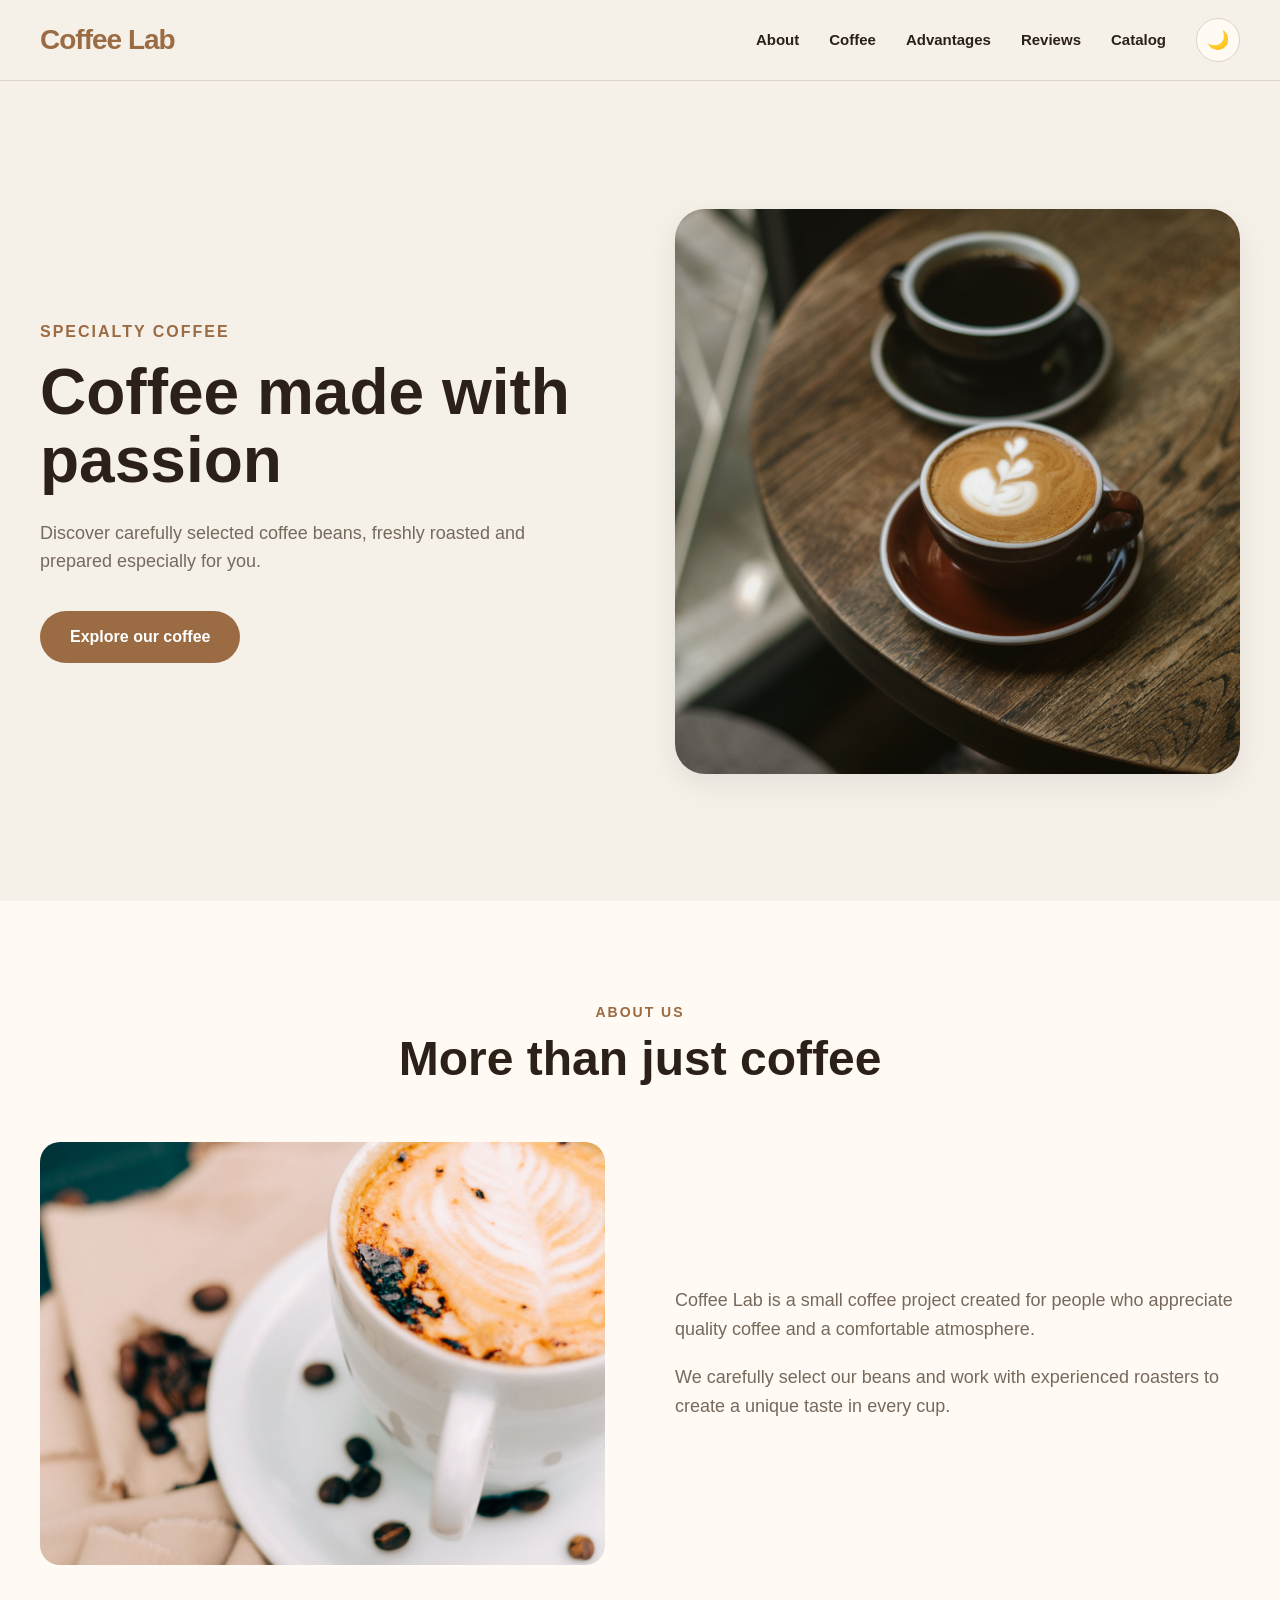
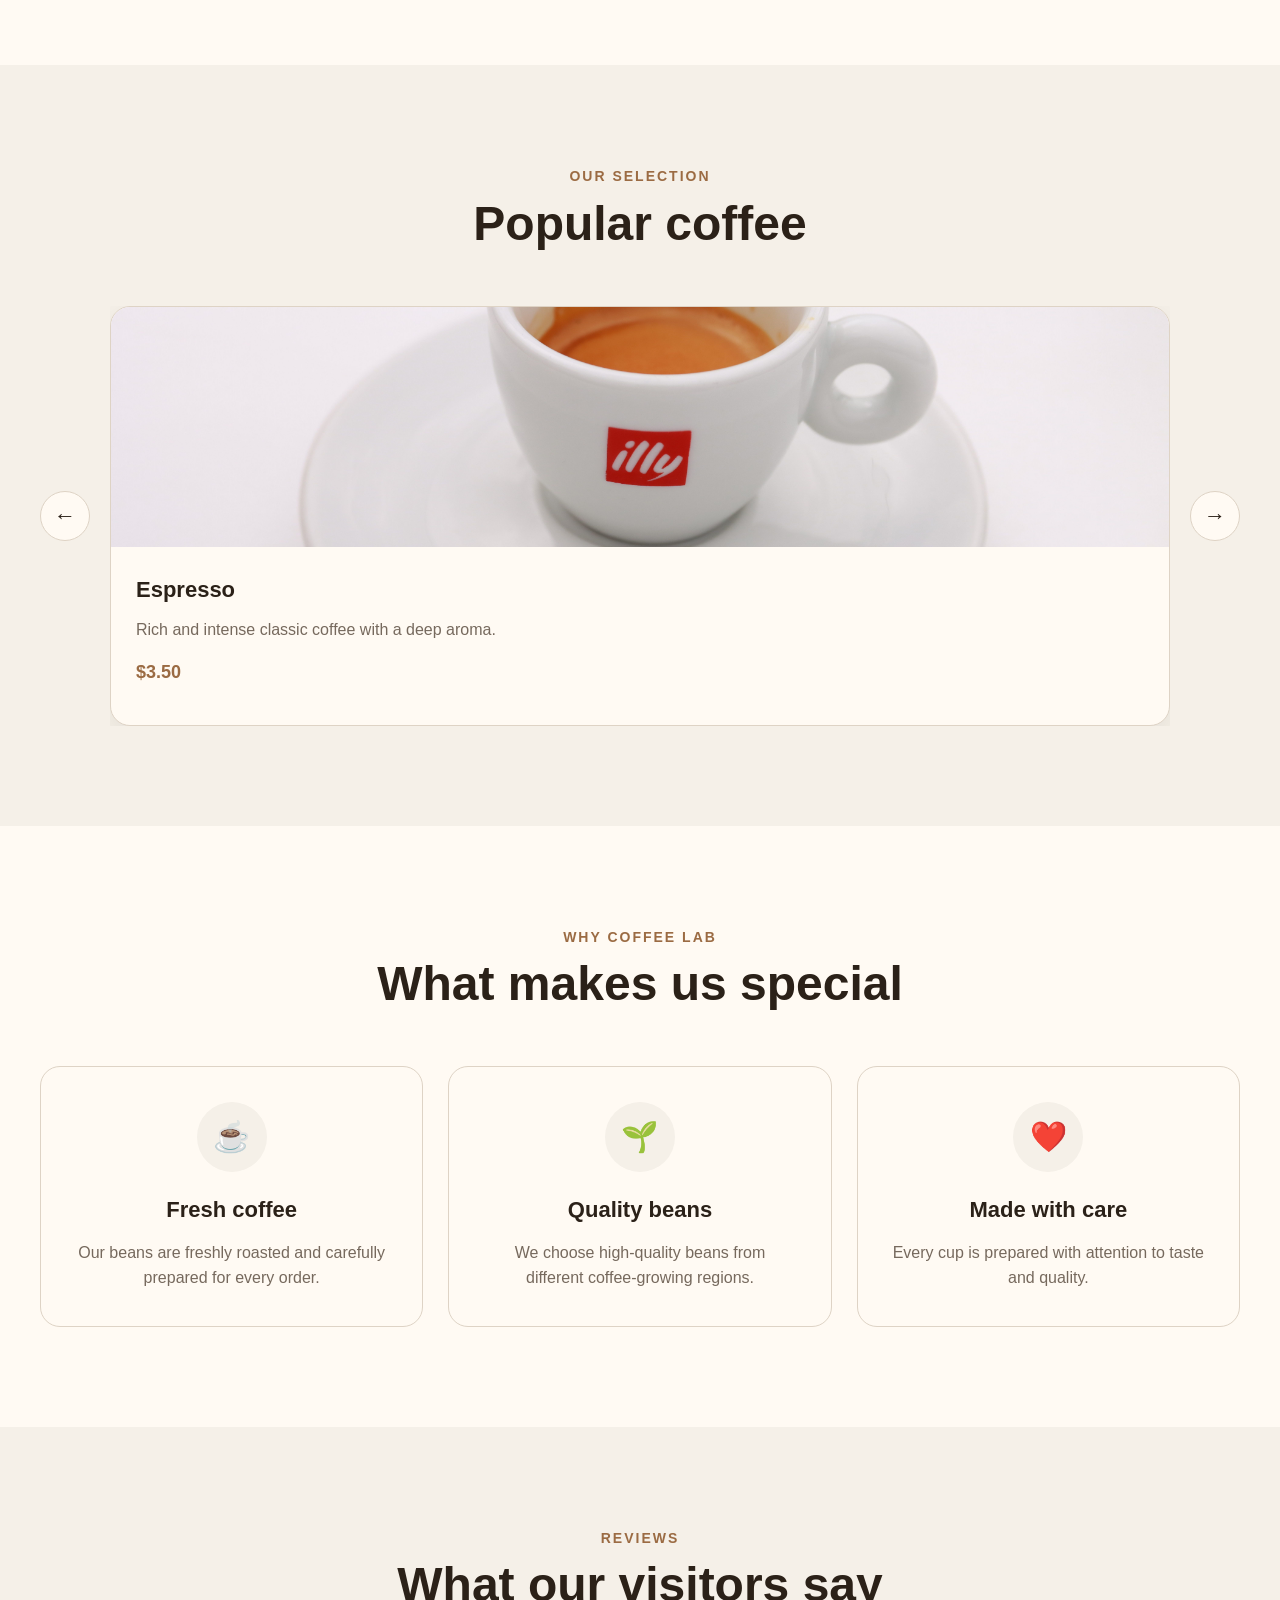
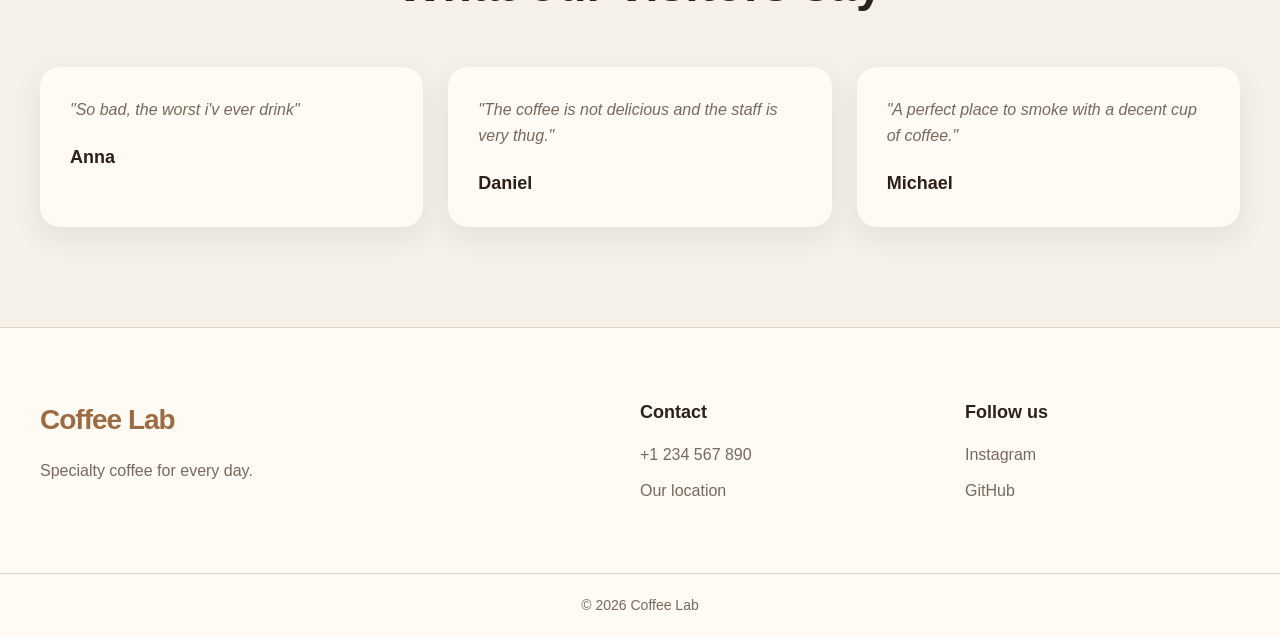
<file: index.html>
<!DOCTYPE html>
<html lang="en">
<head>
    <meta charset="UTF-8">
    <meta name="viewport" content="width=device-width, initial-scale=1.0">

    <title>Coffee Lab</title>

    <link rel="icon" href="favicon/favicon.svg">
    <link rel="stylesheet" href="css/style.css">
</head>

<body>

<header class="header">
    <div class="container header__container">

        <a class="logo" href="index.html">
            Coffee Lab
        </a>

        <nav class="navigation">
            <ul class="navigation__list">
                <li class="navigation__item">
                    <a class="navigation__link" href="#about">About</a>
                </li>

                <li class="navigation__item">
                    <a class="navigation__link" href="#coffee">Coffee</a>
                </li>

                <li class="navigation__item">
                    <a class="navigation__link" href="#advantages">Advantages</a>
                </li>

                <li class="navigation__item">
                    <a class="navigation__link" href="#reviews">Reviews</a>
                </li>

                <li class="navigation__item">
                    <a class="navigation__link" href="catalog.html">Catalog</a>
                </li>
            </ul>
        </nav>

        <div class="header__actions">

            <button class="theme-button" type="button" aria-label="Change theme">
                ☀
            </button>

            <button class="burger-button" type="button" aria-label="Open menu">
                ☰
            </button>

        </div>

    </div>
</header>


<main>

    <section class="hero" id="hero">
        <div class="container hero__container">

            <div class="hero__content">

                <p class="hero__subtitle">
                    Specialty Coffee
                </p>

                <h1 class="hero__title">
                    Coffee made with passion
                </h1>

                <p class="hero__text">
                    Discover carefully selected coffee beans,
                    freshly roasted and prepared especially for you.
                </p>

                <a class="button hero__button" href="catalog.html">
                    Explore our coffee
                </a>

            </div>

            <div class="hero__image">
                <img
                    src="images/hero.jpg"
                    alt="A cup of freshly brewed coffee"
                >
            </div>

        </div>
    </section>


    <section class="about" id="about">
        <div class="container">

            <div class="section-heading">
                <p class="section-heading__subtitle">
                    About us
                </p>

                <h2 class="section-heading__title">
                    More than just coffee
                </h2>
            </div>

            <div class="about__content">

                <div class="about__image">
                    <img
                        src="images/about.jpg"
                        alt="Coffee beans and coffee equipment"
                    >
                </div>

                <div class="about__text">
                    <p>
                        Coffee Lab is a small coffee project created
                        for people who appreciate quality coffee and
                        a comfortable atmosphere.
                    </p>

                    <p>
                        We carefully select our beans and work with
                        experienced roasters to create a unique taste
                        in every cup.
                    </p>
                </div>

            </div>

        </div>
    </section>


    <section class="coffee" id="coffee">
        <div class="container">

            <div class="section-heading">
                <p class="section-heading__subtitle">
                    Our selection
                </p>

                <h2 class="section-heading__title">
                    Popular coffee
                </h2>
            </div>

            <div class="slider">

                <button
                    class="slider__button slider__button--prev"
                    type="button"
                    aria-label="Previous slide"
                >
                    ←
                </button>

                <div class="slider__content">

                    <article class="coffee-card">
                        <img
                            src="images/coffee-1.jpg"
                            alt="Espresso coffee"
                        >

                        <div class="coffee-card__content">
                            <h3>Espresso</h3>

                            <p>
                                Rich and intense classic coffee
                                with a deep aroma.
                            </p>

                            <span class="coffee-card__price">
                                $3.50
                            </span>
                        </div>
                    </article>


                    <article class="coffee-card">
                        <img
                            src="images/coffee-2.jpg"
                            alt="Cappuccino coffee"
                        >

                        <div class="coffee-card__content">
                            <h3>Cappuccino</h3>

                            <p>
                                Smooth espresso with steamed milk
                                and delicate foam.
                            </p>

                            <span class="coffee-card__price">
                                $4.50
                            </span>
                        </div>
                    </article>


                    <article class="coffee-card">
                        <img
                            src="images/coffee-3.jpg"
                            alt="Latte coffee"
                        >

                        <div class="coffee-card__content">
                            <h3>Latte</h3>

                            <p>
                                A soft combination of espresso
                                and creamy steamed milk.
                            </p>

                            <span class="coffee-card__price">
                                $4.80
                            </span>
                        </div>
                    </article>

                </div>

                <button
                    class="slider__button slider__button--next"
                    type="button"
                    aria-label="Next slide"
                >
                    →
                </button>

            </div>

        </div>
    </section>


    <section class="advantages" id="advantages">
        <div class="container">

            <div class="section-heading">
                <p class="section-heading__subtitle">
                    Why Coffee Lab
                </p>

                <h2 class="section-heading__title">
                    What makes us special
                </h2>
            </div>

            <div class="advantages__list">

                <article class="advantage">
                    <div class="advantage__icon">
                        ☕
                    </div>

                    <h3>Fresh coffee</h3>

                    <p>
                        Our beans are freshly roasted and carefully
                        prepared for every order.
                    </p>
                </article>


                <article class="advantage">
                    <div class="advantage__icon">
                        🌱
                    </div>

                    <h3>Quality beans</h3>

                    <p>
                        We choose high-quality beans from different
                        coffee-growing regions.
                    </p>
                </article>


                <article class="advantage">
                    <div class="advantage__icon">
                        ❤️
                    </div>

                    <h3>Made with care</h3>

                    <p>
                        Every cup is prepared with attention to
                        taste and quality.
                    </p>
                </article>

            </div>

        </div>
    </section>


    <section class="reviews" id="reviews">
        <div class="container">

            <div class="section-heading">
                <p class="section-heading__subtitle">
                    Reviews
                </p>

                <h2 class="section-heading__title">
                    What our visitors say
                </h2>
            </div>

            <div class="reviews__list">

                <article class="review">
                    <p class="review__text">
                        "So bad, the worst i'v ever drink"
                    </p>

                    <h3 class="review__author">
                        Anna
                    </h3>
                </article>


                <article class="review">
                    <p class="review__text">
                        "The coffee is not delicious and the staff
                        is very thug."
                    </p>

                    <h3 class="review__author">
                        Daniel
                    </h3>
                </article>


                <article class="review">
                    <p class="review__text">
                        "A perfect place to smoke with a decent cup
                        of coffee."
                    </p>

                    <h3 class="review__author">
                        Michael
                    </h3>
                </article>

            </div>

        </div>
    </section>

</main>


<footer class="footer">
    <div class="container footer__container">

        <div class="footer__info">
            <a class="logo" href="index.html">
                Coffee Lab
            </a>

            <p>
                Specialty coffee for every day.
            </p>
        </div>

        <div class="footer__contacts">
            <h3>Contact</h3>

            <a href="tel:+1234567890">
                +1 234 567 890
            </a>

            <a
                href="https://maps.google.com"
                target="_blank"
                rel="noopener noreferrer"
            >
                Our location
            </a>
        </div>

        <div class="footer__social">
            <h3>Follow us</h3>

            <a
                href="https://www.instagram.com/"
                target="_blank"
                rel="noopener noreferrer"
            >
                Instagram
            </a>

            <a
                href="https://github.com/"
                target="_blank"
                rel="noopener noreferrer"
            >
                GitHub
            </a>
        </div>

    </div>

    <div class="footer__bottom">
        <p>
            © 2026 Coffee Lab
        </p>
    </div>
</footer>


<script src="js/theme.js"></script>
<script src="js/burger.js"></script>
<script src="js/slider.js"></script>

</body>
</html>
</file>
<file: css/style.css>
:root {
    --bg-color: #f5f0e8;
    --surface-color: #fffaf3;
    --text-color: #2b2118;
    --secondary-color: #76695d;
    --accent-color: #9b6b43;
    --accent-hover: #7d5232;
    --border-color: #ded3c5;
    --header-bg: rgba(245, 240, 232, 0.95);

    --shadow: 0 10px 30px rgba(43, 33, 24, 0.08);

    --container-width: 1200px;
    --radius: 20px;
    --transition: 0.3s ease;
}

body.dark-theme {
    --bg-color: #1c1815;
    --surface-color: #29221d;
    --text-color: #f4eadf;
    --secondary-color: #b8aa9d;
    --accent-color: #c58a58;
    --accent-hover: #dda16c;
    --border-color: #443a32;
    --header-bg: rgba(28, 24, 21, 0.95);

    --shadow: 0 10px 30px rgba(0, 0, 0, 0.25);
}


/* RESET */

* {
    box-sizing: border-box;
    margin: 0;
    padding: 0;
}

html {
    scroll-behavior: smooth;
    scroll-padding-top: 80px;
}

body {
    min-width: 320px;

    background-color: var(--bg-color);
    color: var(--text-color);

    font-family: Arial, Helvetica, sans-serif;
    line-height: 1.6;

    transition:
        background-color var(--transition),
        color var(--transition);
}

body.menu-open {
    overflow: hidden;
}

img {
    display: block;
    width: 100%;
}

a {
    color: inherit;
    text-decoration: none;
}

button {
    border: none;
    font: inherit;
    cursor: pointer;
}

ul {
    list-style: none;
}

button,
a {
    -webkit-tap-highlight-color: transparent;
}

:focus-visible {
    outline: 2px solid var(--accent-color);
    outline-offset: 3px;
}


/* CONTAINER */

.container {
    width: min(calc(100% - 40px), var(--container-width));
    margin: 0 auto;
}


/* HEADER */

.header {
    position: sticky;
    top: 0;
    z-index: 1000;

    background-color: var(--header-bg);
    border-bottom: 1px solid var(--border-color);

    backdrop-filter: blur(10px);
}

.header__container {
    min-height: 80px;

    display: flex;
    align-items: center;
    justify-content: space-between;

    gap: 30px;
}

.logo {
    flex-shrink: 0;

    color: var(--accent-color);

    font-size: 28px;
    font-weight: 700;
    letter-spacing: -1px;

    transition: color var(--transition);
}

.logo:hover {
    color: var(--accent-hover);
}


/* NAVIGATION */

.navigation {
    margin-left: auto;
}

.navigation__list {
    display: flex;
    align-items: center;
    gap: 30px;
}

.navigation__link {
    position: relative;

    color: var(--text-color);

    font-size: 15px;
    font-weight: 600;

    transition: color var(--transition);
}

.navigation__link::after {
    content: "";

    position: absolute;
    left: 0;
    bottom: -6px;

    width: 0;
    height: 2px;

    background-color: var(--accent-color);

    transition: width var(--transition);
}

.navigation__link:hover {
    color: var(--accent-color);
}

.navigation__link:hover::after {
    width: 100%;
}


/* HEADER BUTTONS */

.header__actions {
    display: flex;
    align-items: center;
    gap: 10px;
}

.theme-button,
.burger-button {
    width: 44px;
    height: 44px;

    display: flex;
    align-items: center;
    justify-content: center;

    border: 1px solid var(--border-color);
    border-radius: 50%;

    background-color: var(--surface-color);
    color: var(--text-color);

    font-size: 18px;

    transition:
        color var(--transition),
        background-color var(--transition),
        border-color var(--transition),
        transform var(--transition);
}

.theme-button:hover,
.burger-button:hover {
    border-color: var(--accent-color);
    color: var(--accent-color);
    transform: translateY(-2px);
}

.burger-button {
    display: none;
}

.burger-button--open {
    border-color: var(--accent-color);
    color: var(--accent-color);
}


/* COMMON */

main {
    overflow: hidden;
}

section {
    padding: 100px 0;
}

.section-heading {
    max-width: 700px;
    margin: 0 auto 55px;

    text-align: center;
}

.section-heading__subtitle {
    margin-bottom: 8px;

    color: var(--accent-color);

    font-size: 14px;
    font-weight: 700;
    letter-spacing: 2px;
    text-transform: uppercase;
}

.section-heading__title {
    color: var(--text-color);

    font-size: clamp(32px, 4vw, 48px);
    line-height: 1.15;
}

.section-heading__description {
    margin-top: 15px;
    color: var(--secondary-color);
}


/* BUTTON */

.button {
    min-height: 52px;
    padding: 0 30px;

    display: inline-flex;
    align-items: center;
    justify-content: center;

    border-radius: 50px;

    background-color: var(--accent-color);
    color: #ffffff;

    font-weight: 700;

    transition:
        background-color var(--transition),
        transform var(--transition),
        box-shadow var(--transition);
}

.button:hover {
    background-color: var(--accent-hover);
    transform: translateY(-3px);
    box-shadow: 0 8px 20px rgba(155, 107, 67, 0.25);
}


/* HERO */

.hero {
    min-height: calc(100vh - 80px);

    display: flex;
    align-items: center;

    padding: 80px 0;
}

.hero__container {
    display: grid;
    grid-template-columns: 1fr 1fr;
    align-items: center;

    gap: 70px;
}

.hero__content {
    max-width: 560px;
}

.hero__subtitle {
    margin-bottom: 15px;

    color: var(--accent-color);

    font-size: 16px;
    font-weight: 700;
    letter-spacing: 2px;
    text-transform: uppercase;
}

.hero__title {
    margin-bottom: 25px;

    font-size: clamp(44px, 5vw, 72px);
    line-height: 1.05;
}

.hero__text {
    max-width: 500px;
    margin-bottom: 35px;

    color: var(--secondary-color);

    font-size: 18px;
}

.hero__image {
    overflow: hidden;
    border-radius: 30px;
    box-shadow: var(--shadow);
}

.hero__image img {
    aspect-ratio: 1;
    object-fit: cover;

    transition: transform 0.6s ease;
}

.hero__image:hover img {
    transform: scale(1.04);
}


/* ABOUT */

.about {
    background-color: var(--surface-color);
}

.about__content {
    display: grid;
    grid-template-columns: 1fr 1fr;
    align-items: center;

    gap: 70px;
}

.about__image {
    overflow: hidden;
    border-radius: var(--radius);
}

.about__image img {
    aspect-ratio: 4 / 3;
    object-fit: cover;

    transition: transform 0.6s ease;
}

.about__image:hover img {
    transform: scale(1.04);
}

.about__text {
    color: var(--secondary-color);
    font-size: 18px;
}

.about__text p + p {
    margin-top: 20px;
}


/* COFFEE SLIDER */

.coffee {
    background-color: var(--bg-color);
}

.slider {
    display: flex;
    align-items: center;
    gap: 20px;
}

.slider__button {
    flex-shrink: 0;

    width: 50px;
    height: 50px;

    border: 1px solid var(--border-color);
    border-radius: 50%;

    background-color: var(--surface-color);
    color: var(--text-color);

    font-size: 22px;

    transition:
        background-color var(--transition),
        color var(--transition),
        border-color var(--transition),
        transform var(--transition);
}

.slider__button:hover {
    border-color: var(--accent-color);
    background-color: var(--accent-color);
    color: #ffffff;

    transform: scale(1.05);
}

.slider__content {
    position: relative;

    flex: 1;

    min-height: 420px;

    overflow: hidden;
}

.coffee-card {
    position: absolute;
    inset: 0;

    width: 100%;
    height: 100%;

    overflow: hidden;

    border: 1px solid var(--border-color);
    border-radius: var(--radius);

    background-color: var(--surface-color);
    box-shadow: var(--shadow);

    opacity: 0;
    visibility: hidden;
    pointer-events: none;

    transform: translateX(40px);

    transition:
        opacity 0.4s ease,
        transform 0.4s ease,
        visibility 0.4s ease,
        box-shadow var(--transition);
}

.coffee-card--active {
    opacity: 1;
    visibility: visible;
    pointer-events: auto;

    transform: translateX(0);
}

.coffee-card:hover {
    box-shadow: 0 15px 35px rgba(43, 33, 24, 0.14);
}

.coffee-card > img {
    width: 100%;
    height: 240px;

    object-fit: cover;
}

.coffee-card__content {
    padding: 25px;
}

.coffee-card h3 {
    margin-bottom: 10px;
    font-size: 22px;
}

.coffee-card p {
    margin-bottom: 15px;
    color: var(--secondary-color);
}

.coffee-card__price {
    color: var(--accent-color);
    font-size: 18px;
    font-weight: 700;
}


/* ADVANTAGES */

.advantages {
    background-color: var(--surface-color);
}

.advantages__list {
    display: grid;
    grid-template-columns: repeat(3, 1fr);
    gap: 25px;
}

.advantage {
    padding: 35px;

    border: 1px solid var(--border-color);
    border-radius: var(--radius);

    background-color: var(--surface-color);

    text-align: center;

    transition:
        transform var(--transition),
        border-color var(--transition),
        box-shadow var(--transition);
}

.advantage:hover {
    border-color: var(--accent-color);
    box-shadow: var(--shadow);
    transform: translateY(-6px);
}

.advantage__icon {
    width: 70px;
    height: 70px;

    margin: 0 auto 20px;

    display: flex;
    align-items: center;
    justify-content: center;

    border-radius: 50%;

    background-color: var(--bg-color);

    font-size: 30px;
}

.advantage h3 {
    margin-bottom: 12px;
    font-size: 22px;
}

.advantage p {
    color: var(--secondary-color);
}


/* REVIEWS */

.reviews {
    background-color: var(--bg-color);
}

.reviews__list {
    display: grid;
    grid-template-columns: repeat(3, 1fr);
    gap: 25px;
}

.review {
    padding: 30px;

    border-radius: var(--radius);

    background-color: var(--surface-color);
    box-shadow: var(--shadow);
}

.review__text {
    margin-bottom: 20px;

    color: var(--secondary-color);

    font-style: italic;
}

.review__author {
    color: var(--text-color);
    font-size: 18px;
}


/* CATALOG */

.catalog {
    min-height: calc(100vh - 80px);
}

.catalog__categories {
    margin-bottom: 45px;

    display: flex;
    justify-content: center;
    gap: 15px;
}

.category-button {
    min-height: 46px;
    padding: 0 25px;

    border: 1px solid var(--border-color);
    border-radius: 50px;

    background-color: transparent;
    color: var(--text-color);

    transition:
        background-color var(--transition),
        color var(--transition),
        border-color var(--transition),
        transform var(--transition);
}

.category-button:hover {
    border-color: var(--accent-color);
    color: var(--accent-color);
    transform: translateY(-2px);
}

.category-button--active {
    border-color: var(--accent-color);

    background-color: var(--accent-color);
    color: #ffffff;
}

.category-button--active:hover {
    background-color: var(--accent-hover);
    color: #ffffff;
}


/* PRODUCT GRID */

.catalog__grid {
    display: grid;
    grid-template-columns: repeat(4, 1fr);
    gap: 25px;
}

.product-card {
    overflow: hidden;

    border: 1px solid var(--border-color);
    border-radius: var(--radius);

    background-color: var(--surface-color);
    box-shadow: var(--shadow);

    cursor: pointer;

    transition:
        transform var(--transition),
        box-shadow var(--transition);
}

.product-card:hover {
    box-shadow: 0 15px 35px rgba(43, 33, 24, 0.14);
    transform: translateY(-7px);
}

.product-card:focus-visible {
    outline: 3px solid var(--accent-color);
    outline-offset: 4px;
}

.product-card > img {
    width: 100%;
    aspect-ratio: 4 / 3;

    object-fit: cover;
}

.product-card__content {
    padding: 22px;
}

.product-card h3 {
    margin-bottom: 8px;
    font-size: 21px;
}

.product-card p {
    min-height: 52px;
    margin-bottom: 15px;

    color: var(--secondary-color);

    font-size: 14px;
}

.product-card__price {
    color: var(--accent-color);
    font-size: 18px;
    font-weight: 700;
}


/* LOAD MORE */

.load-more {
    min-height: 50px;
    margin: 45px auto 0;
    padding: 0 30px;

    display: block;

    border: 1px solid var(--accent-color);
    border-radius: 50px;

    background-color: transparent;
    color: var(--accent-color);

    font-weight: 700;

    transition:
        background-color var(--transition),
        color var(--transition),
        transform var(--transition);
}

.load-more:hover {
    background-color: var(--accent-color);
    color: #ffffff;

    transform: translateY(-3px);
}


/* MODAL */

.modal {
    position: fixed;
    inset: 0;

    z-index: 2000;

    display: none;
    place-items: center;

    padding: 20px;
}

.modal--open {
    display: grid;
}

.modal__overlay {
    position: absolute;
    inset: 0;

    background-color: rgba(10, 10, 12, 0.65);
    backdrop-filter: blur(2px);
}

.modal__content {
    position: relative;
    z-index: 1;

    width: min(760px, 100%);
    max-height: calc(100vh - 40px);

    display: grid;
    grid-template-columns: 1fr 1.1fr;

    gap: 28px;

    padding: 24px;

    overflow-y: auto;

    border: 1px solid var(--border-color);
    border-radius: 28px;

    background-color: var(--surface-color);
    box-shadow: var(--shadow);
}

.modal__close {
    position: absolute;
    top: 16px;
    right: 16px;

    z-index: 2;

    width: 38px;
    height: 38px;

    display: flex;
    align-items: center;
    justify-content: center;

    border-radius: 50%;

    background-color: var(--bg-color);
    color: var(--text-color);

    font-size: 28px;
    line-height: 1;

    transition:
        background-color var(--transition),
        color var(--transition),
        transform var(--transition);
}

.modal__close:hover {
    background-color: var(--accent-color);
    color: #ffffff;
    transform: rotate(90deg);
}

.modal__image-wrapper {
    overflow: hidden;
    border-radius: 20px;
}

.modal__image-wrapper img {
    width: 100%;
    height: 100%;

    min-height: 300px;

    object-fit: cover;
}

.modal__info {
    display: flex;
    flex-direction: column;
    justify-content: center;
}

.modal__category {
    color: var(--accent-color);

    font-size: 12px;
    font-weight: 700;
    letter-spacing: 2px;
    text-transform: uppercase;
}

.modal__title {
    margin-top: 8px;

    font-size: clamp(28px, 3vw, 40px);
    line-height: 1.2;
}

.modal__summary {
    margin-top: 12px;

    color: var(--secondary-color);

    font-size: 14px;
}

.modal__description {
    margin-top: 12px;
    color: var(--secondary-color);
}

.modal__options {
    margin-top: 22px;

    display: flex;
    flex-direction: column;
    gap: 18px;
}

.modal__option {
    display: flex;
    flex-direction: column;
    gap: 10px;
}

.modal__option-label {
    color: var(--text-color);
    font-weight: 700;
}

.modal__choices {
    display: flex;
    flex-wrap: wrap;
    gap: 10px;
}

.modal__choice {
    min-height: 38px;
    padding: 0 14px;

    border: 1px solid var(--border-color);
    border-radius: 50px;

    background-color: transparent;
    color: var(--text-color);

    transition:
        background-color var(--transition),
        color var(--transition),
        border-color var(--transition);
}

.modal__choice:hover {
    border-color: var(--accent-color);
    color: var(--accent-color);
}

.modal__choice--selected {
    border-color: var(--accent-color);

    background-color: var(--accent-color);
    color: #ffffff;
}

.modal__price-row {
    margin-top: 24px;
    padding-top: 20px;

    display: flex;
    align-items: center;
    justify-content: space-between;

    gap: 18px;

    border-top: 1px solid var(--border-color);

    font-weight: 700;
}

.modal__price {
    color: var(--accent-color);
    font-size: 28px;
}


/* FOOTER */

.footer {
    border-top: 1px solid var(--border-color);
    background-color: var(--surface-color);
}

.footer__container {
    padding: 70px 0;

    display: grid;
    grid-template-columns: 2fr 1fr 1fr;

    gap: 50px;
}

.footer__info p {
    max-width: 300px;
    margin-top: 15px;
    color: var(--secondary-color);
}

.footer__contacts,
.footer__social {
    display: flex;
    flex-direction: column;
    align-items: flex-start;
    gap: 10px;
}

.footer h3 {
    margin-bottom: 5px;
    font-size: 18px;
}

.footer a:not(.logo) {
    color: var(--secondary-color);
    transition: color var(--transition);
}

.footer a:not(.logo):hover {
    color: var(--accent-color);
}

.footer__bottom {
    padding: 20px;

    border-top: 1px solid var(--border-color);

    color: var(--secondary-color);

    text-align: center;
    font-size: 14px;
}


/* 1100 PX */

@media (max-width: 1100px) {

    .container {
        width: min(calc(100% - 32px), var(--container-width));
    }

    .navigation__list {
        gap: 20px;
    }

    .hero__container,
    .about__content {
        gap: 45px;
    }

    .catalog__grid {
        grid-template-columns: repeat(3, 1fr);
    }

}


/* 768 PX */

@media (max-width: 768px) {

    section {
        padding: 75px 0;
    }

    .header__container {
        min-height: 70px;
    }

    .navigation {
        position: absolute;
        top: 100%;
        left: 0;
        right: 0;

        max-height: 0;
        overflow: hidden;

        margin: 0;
        padding: 0 20px;

        background-color: var(--header-bg);
        border-bottom: 1px solid var(--border-color);

        opacity: 0;

        transition:
            max-height 0.35s ease,
            opacity 0.25s ease,
            padding 0.25s ease;
    }

    .navigation--open {
        max-height: 300px;
        padding: 0 20px 20px;

        opacity: 1;
    }

    .navigation__list {
        flex-direction: column;
        align-items: flex-start;

        gap: 18px;

        padding-top: 18px;
    }

    .burger-button {
        display: flex;
    }

    .hero {
        min-height: auto;
        padding: 70px 0;
    }

    .hero__container {
        grid-template-columns: 1fr;
        gap: 45px;
    }

    .hero__content {
        max-width: 100%;
        text-align: center;
    }

    .hero__text {
        margin-right: auto;
        margin-left: auto;
    }

    .hero__image {
        width: 100%;
        max-width: 600px;
        margin: 0 auto;
    }

    .about__content {
        grid-template-columns: 1fr;
        gap: 35px;
    }

    .about__text {
        text-align: center;
    }

    .slider {
        gap: 10px;
    }

    .slider__content {
        min-height: 390px;
    }

    .slider__button {
        width: 44px;
        height: 44px;

        font-size: 18px;
    }

    .advantages__list,
    .reviews__list {
        grid-template-columns: 1fr;
    }

    .advantage,
    .review {
        width: 100%;
        max-width: 600px;
        margin: 0 auto;
    }

    .catalog__grid {
        grid-template-columns: repeat(2, 1fr);
    }

    .footer__container {
        grid-template-columns: 1fr 1fr;
        gap: 40px;
    }

    .footer__info {
        grid-column: 1 / -1;
    }

    .modal {
        padding: 15px;
    }

    .modal__content {
        width: 100%;
        max-height: calc(100vh - 30px);

        grid-template-columns: 1fr;

        gap: 20px;
    }

    .modal__image-wrapper img {
        max-height: 300px;
        min-height: 240px;
    }

    .modal__info {
        padding-bottom: 10px;
    }

}


/* 600 PX */

@media (max-width: 600px) {

    .container {
        width: calc(100% - 24px);
    }

    .logo {
        font-size: 24px;
    }

    .header__container {
        gap: 10px;
    }

    .theme-button,
    .burger-button {
        width: 40px;
        height: 40px;
    }

    section {
        padding: 60px 0;
    }

    .section-heading {
        margin-bottom: 40px;
    }

    .hero__title {
        font-size: 42px;
    }

    .hero__text {
        font-size: 16px;
    }

    .slider__content {
        min-height: 360px;
    }

    .coffee-card > img {
        height: 200px;
    }

    .coffee-card__content {
        padding: 20px;
    }

    .catalog__categories {
        flex-wrap: wrap;
    }

    .catalog__grid {
        grid-template-columns: 1fr;
    }

    .product-card {
        width: 100%;
        max-width: 500px;
        margin: 0 auto;
    }

    .footer__container {
        grid-template-columns: 1fr;
    }

    .footer__info {
        grid-column: auto;
    }

}


/* 380 PX */

@media (max-width: 380px) {

    .container {
        width: calc(100% - 20px);
    }

    .header__container {
        min-height: 64px;
    }

    .logo {
        font-size: 21px;
    }

    .theme-button,
    .burger-button {
        width: 38px;
        height: 38px;

        font-size: 16px;
    }

    section {
        padding: 50px 0;
    }

    .hero {
        padding: 55px 0;
    }

    .hero__title {
        font-size: 36px;
    }

    .hero__subtitle {
        font-size: 13px;
    }

    .hero__text {
        font-size: 15px;
    }

    .button {
        width: 100%;
        padding: 0 20px;
    }

    .section-heading__title {
        font-size: 32px;
    }

    .about__text {
        font-size: 16px;
    }

    .slider {
        gap: 6px;
    }

    .slider__content {
        min-height: 330px;
    }

    .slider__button {
        width: 36px;
        height: 36px;

        font-size: 16px;
    }

    .coffee-card > img {
        height: 170px;
    }

    .coffee-card__content {
        padding: 20px;
    }

    .coffee-card h3 {
        font-size: 20px;
    }

    .catalog__categories {
        gap: 8px;
    }

    .category-button {
        flex: 1;

        min-width: 90px;

        padding: 0 12px;

        font-size: 14px;
    }

    .advantage,
    .review {
        padding: 25px 20px;
    }

    .modal {
        padding: 10px;
    }

    .modal__content {
        max-height: calc(100vh - 20px);
        padding: 15px;
        border-radius: 20px;
    }

    .modal__image-wrapper img {
        min-height: 200px;
        max-height: 220px;
    }

    .modal__title {
        font-size: 26px;
    }

    .modal__description {
        font-size: 14px;
    }

    .modal__choice {
        min-height: 36px;
        padding: 0 12px;

        font-size: 14px;
    }

    .modal__price {
        font-size: 24px;
    }

    .footer__container {
        padding: 50px 0;
    }

}
</file>
